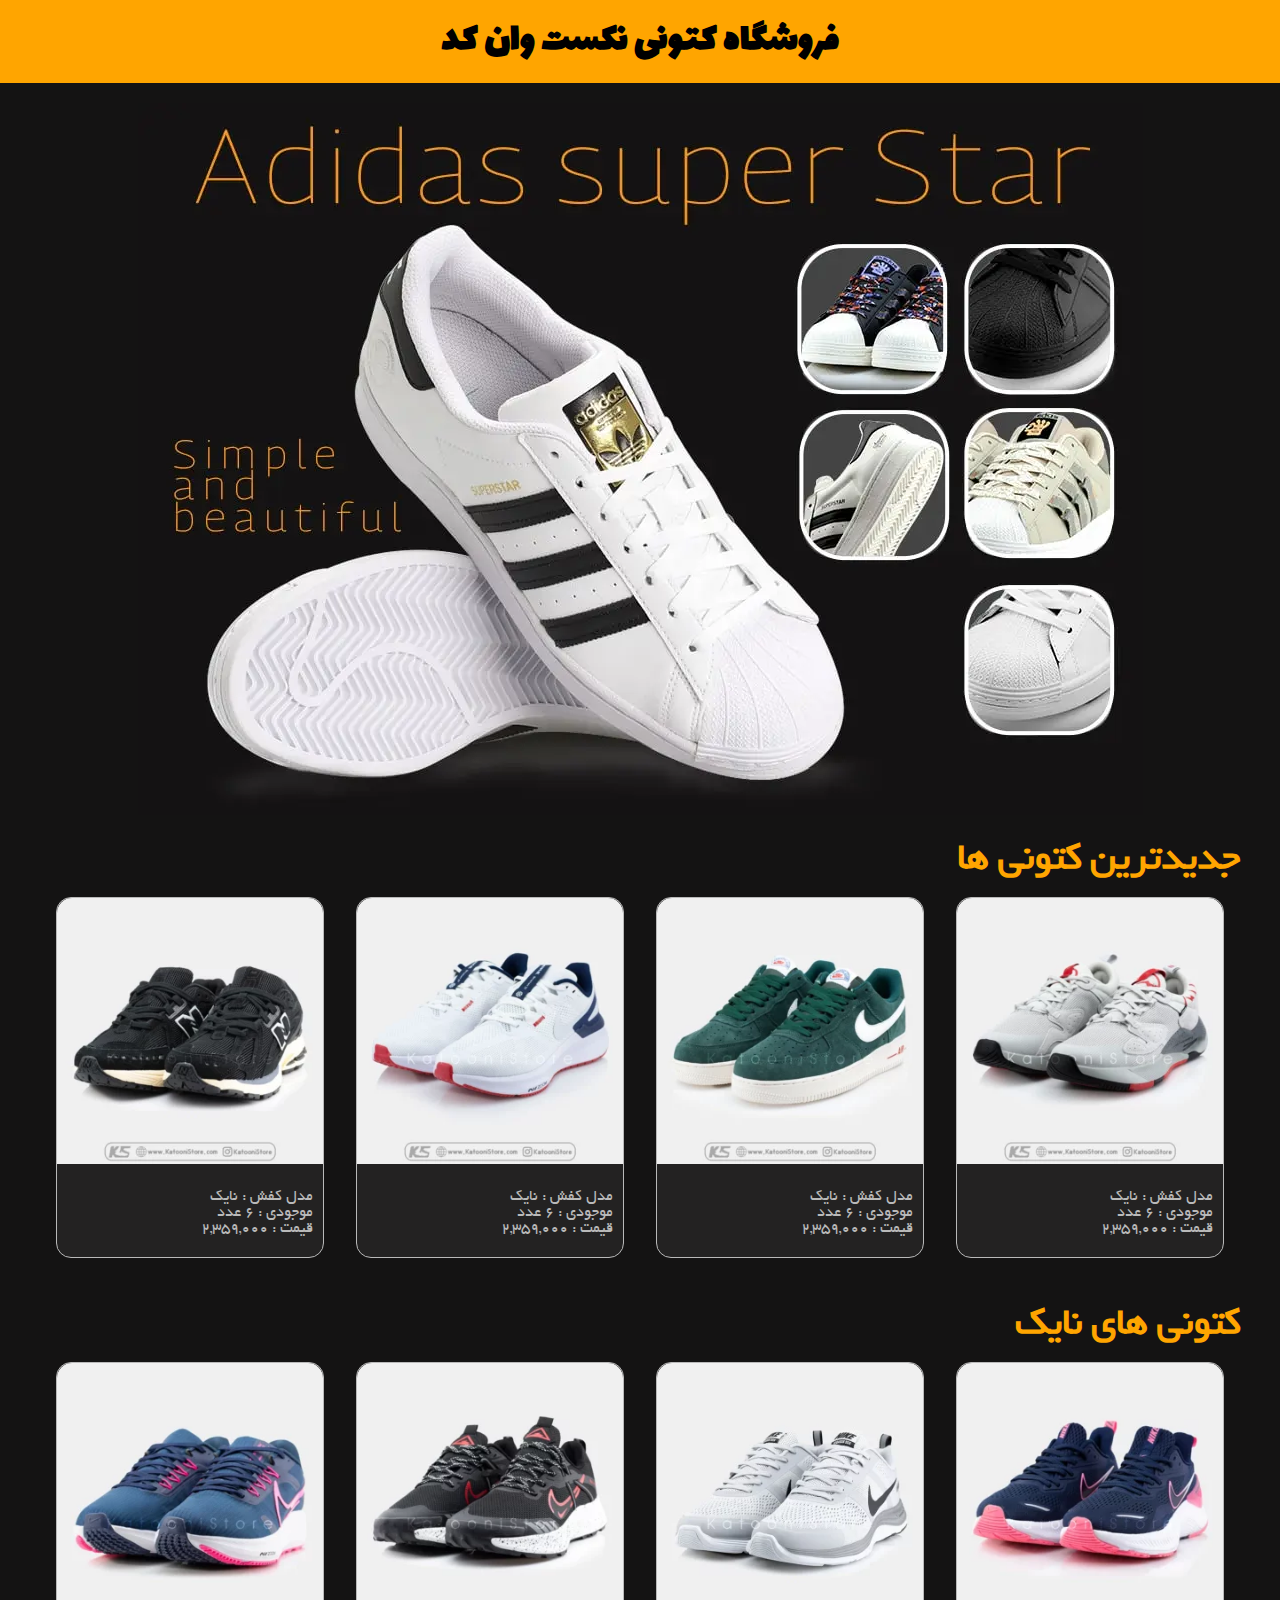
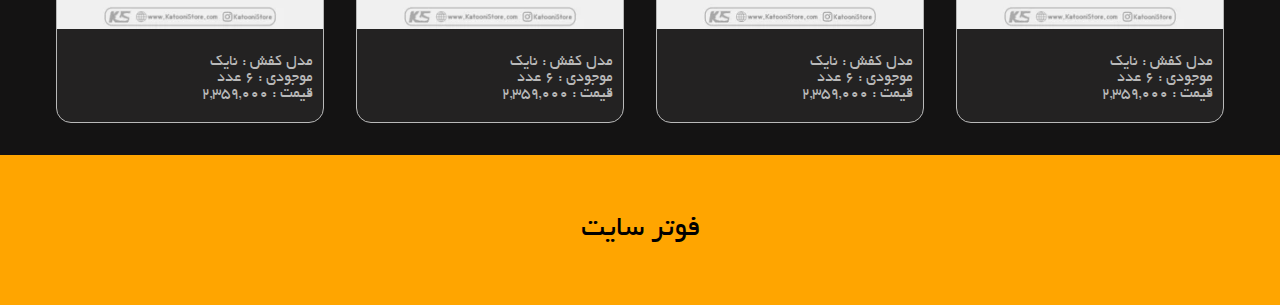
<file: 3MiniProject/index.html>
<!DOCTYPE html>
<html lang="en" dir="rtl">
<head>
    <meta charset="UTF-8">
    <meta name="viewport" content="width=device-width, initial-scale=1.0">
    <title>Document</title>
    <link rel="stylesheet" href="./style/style.css">
</head>
<body>
    <div class="header">
        <nav>
          <h1>فروشگاه کتونی نکست وان کد</h1>
        </nav>
        <div class="hero-img">
          <img src="./assets/images/hero.webp"/>
        </div>
      </div>


      <section class="katooni-section">
        <div class="container">
          <h2 class="section-title">جدیدترین کتونی ها</h2>
          <div  class="katooni-wrraper">
            <div class="katooni-item-col">
              <div class="katooni-card">
                <div class="card-header">
                  <img src="./assets/images/katooni1.webp" />
                </div>
                <div class="card-body">
                  <p>مدل کفش : نایک</p>
                  <p>موجودی : 6 عدد</p>
                  <p>قیمت : 2,359,000</p>
                </div>
              </div>
            </div>
            <div class="katooni-item-col">
              <div class="katooni-card">
                <div class="card-header">
                  <img src="./assets/images/katooni2.webp" />
                </div>
                <div class="card-body">
                  <p>مدل کفش : نایک</p>
                  <p>موجودی : 6 عدد</p>
                  <p>قیمت : 2,359,000</p>
                </div>
              </div>
            </div>
            <div class="katooni-item-col">
              <div class="katooni-card">
                <div class="card-header">
                  <img src="./assets/images/katooni3.webp" />
                </div>
                <div class="card-body">
                  <p>مدل کفش : نایک</p>
                  <p>موجودی : 6 عدد</p>
                  <p>قیمت : 2,359,000</p>
                </div>
              </div>
            </div>
            <div class="katooni-item-col">
              <div class="katooni-card">
                <div class="card-header">
                  <img src="./assets/images/katooni4.webp" />
                </div>
                <div class="card-body">
                  <p>مدل کفش : نایک</p>
                  <p>موجودی : 6 عدد</p>
                  <p>قیمت : 2,359,000</p>
                </div>
              </div>
            </div>
          </div>
        </div>
      </section>

      <section class="katooni-section">
        <div class="container">
          <h2 class="section-title">کتونی های نایک</h2>
          <div  class="katooni-wrraper">
            <div class="katooni-item-col">
              <div class="katooni-card">
                <div class="card-header">
                  <img src="./assets/images/katooni5.webp" />
                </div>
                <div class="card-body">
                  <p>مدل کفش : نایک</p>
                  <p>موجودی : 6 عدد</p>
                  <p>قیمت : 2,359,000</p>
                </div>
              </div>
            </div>
            <div class="katooni-item-col">
              <div class="katooni-card">
                <div class="card-header">
                  <img src="./assets/images/katooni6.webp" />
                </div>
                <div class="card-body">
                  <p>مدل کفش : نایک</p>
                  <p>موجودی : 6 عدد</p>
                  <p>قیمت : 2,359,000</p>
                </div>
              </div>
            </div>
            <div class="katooni-item-col">
              <div class="katooni-card">
                <div class="card-header">
                  <img src="./assets/images/katooni7.webp" />
                </div>
                <div class="card-body">
                  <p>مدل کفش : نایک</p>
                  <p>موجودی : 6 عدد</p>
                  <p>قیمت : 2,359,000</p>
                </div>
              </div>
            </div>
            <div class="katooni-item-col">
              <div class="katooni-card">
                <div class="card-header">
                  <img src="./assets/images/katooni8.webp" />
                </div>
                <div class="card-body">
                  <p>مدل کفش : نایک</p>
                  <p>موجودی : 6 عدد</p>
                  <p>قیمت : 2,359,000</p>
                </div>
              </div>
            </div>
          </div>
        </div>
      </section>

      <div class="footer">
        <p>فوتر سایت</p>
      </div>

</body>
</html>
</file>
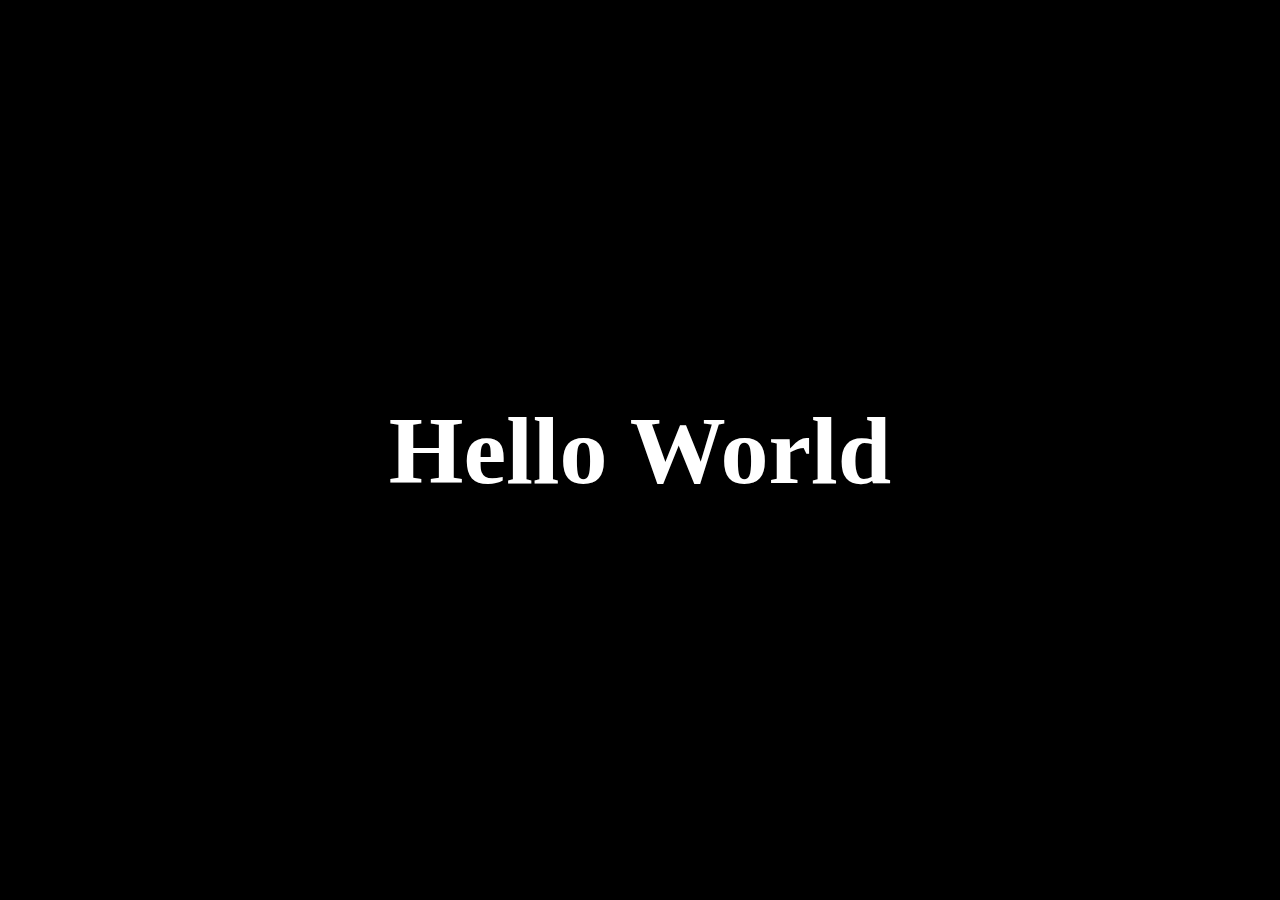
<file: GitProject/index.html>
<!DOCTYPE html>
<html lang="en">
<head>
    <meta charset="UTF-8">
    <meta name="viewport" content="width=device-width, initial-scale=1.0">
    <title>Document</title>
    <link rel="stylesheet" href="./style.css">
</head>
<body>
    <h1>hello world</h1>
</body>
</html>
</file>
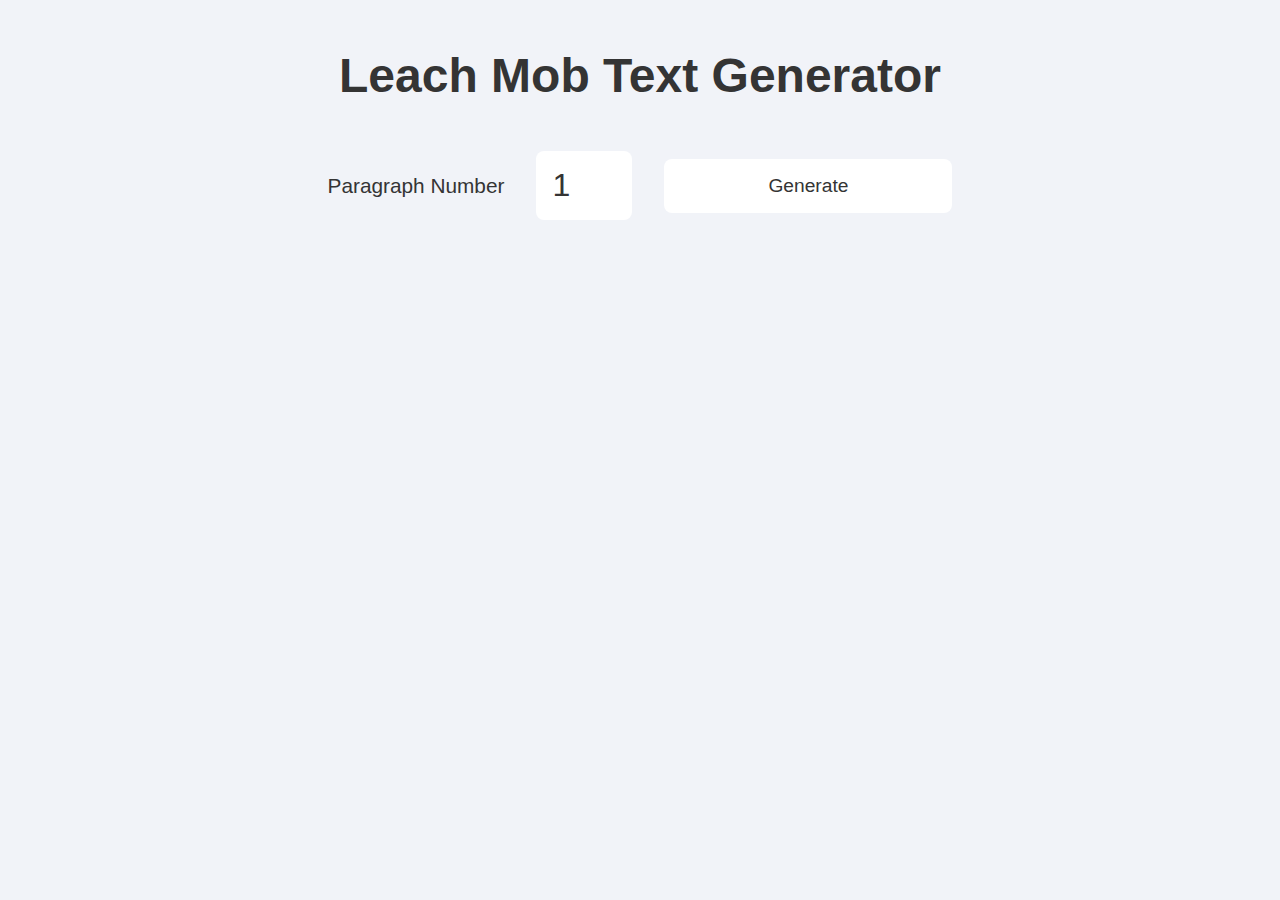
<file: makeLorem/index.html>
<!DOCTYPE html>
<html lang="en">
<head>
    <meta charset="UTF-8">
    <meta name="viewport" content="width=device-width, initial-scale=1.0">
    <title>| iKO - MakeLoremParagraph |</title>
    <link rel="stylesheet" href="./makeLorem.css">
    <link rel="icon" type="icon/image" href="./logo.png">
</head>
<body>
    <section class="MakeLoremPragrap" >
        <header><h1>leach mob text generator</h1></header>
        <main>
            <label for="input">paragraph Number</label>
            <input type="number" id="input" value="1">
            <button>generate <div class="minibox"></div></button>
        </main>
        <footer></footer>       
    </section>
    <script src="./makeLorem.js "></script>
</body>
</html>
</file>
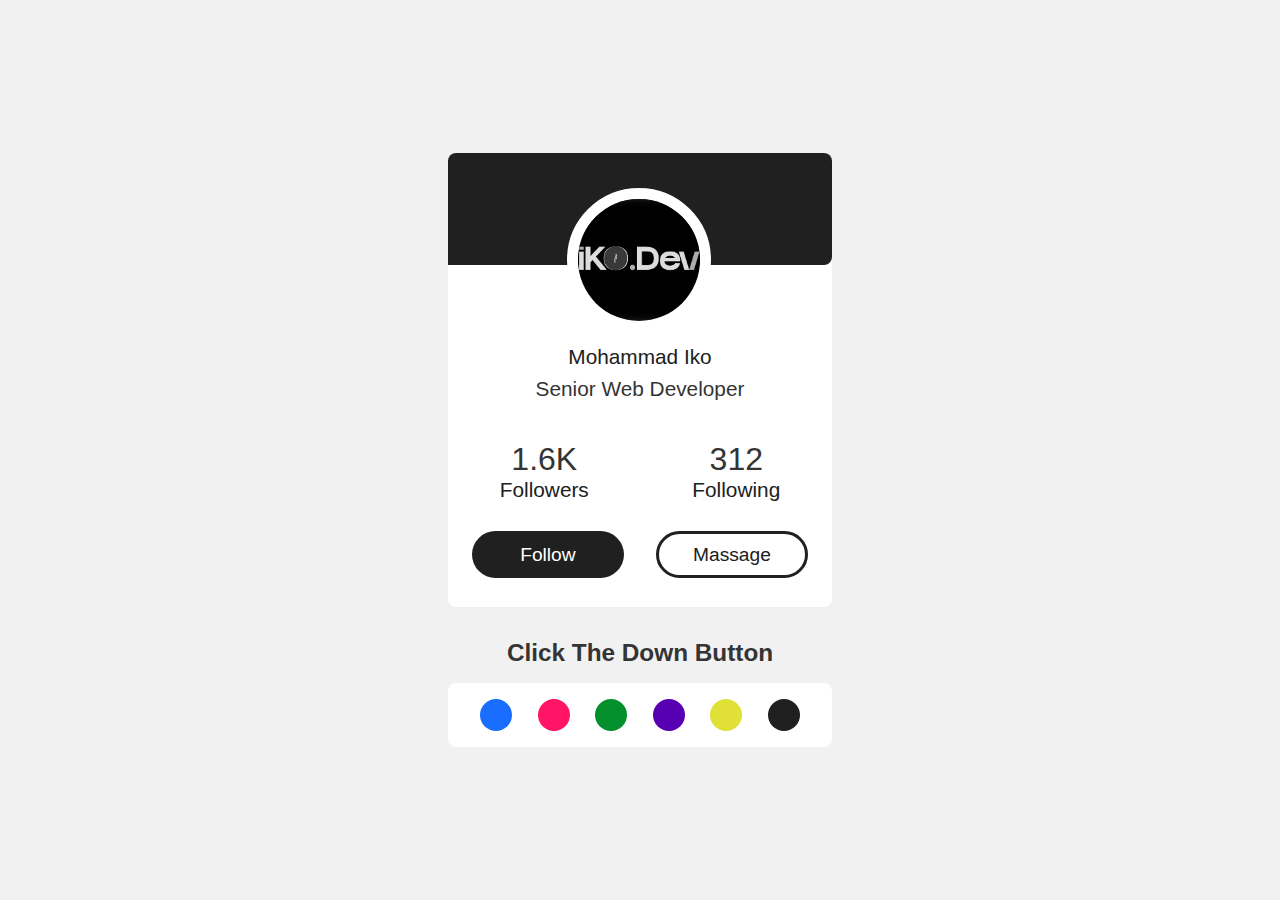
<file: profile/index.html>
<!DOCTYPE html>
<html lang="en">
<head>
    <meta charset="UTF-8">
    <meta name="viewport" content="width=device-width, initial-scale=1.0">
    <title>Mohammad - iKO</title>
    <link rel="stylesheet" href="./CSS/Profile.css">
    <link rel="icon" type="icon/image" href="./Assets/logo.png">
</head>
<body>
        <div class="Profile">
            <div class="main_profile">
                 <div class="header"></div>       
                 <img src="./Assets/profile.jpg" alt="profile" class="profile">
                 <p class="name">mohammad iko</p>
                 <p class="job">senior web developer</p>
                 <div class="sec">
                     <div class="follower_section">
                        <p class="followerNum">1.6K</p>
                        <p class="follower">followers</p>
                     </div>
                     <div class="following_section">
                        <p class="followingNum">312</p>
                        <p class="following">following</p>
                     </div>

                 </div>
                 <div class="btns">
                    <button class="btn followBTN">follow</button>
                    <button class="btn massageBTN">massage</button>
                 </div>
            </div>
            <h3 style="margin-bottom: 1rem;">click the down button</h3>
            <div class="select_colors">
                <div class="blueC color" data-color="#1a6eff"></div>
                <div class="redC color" data-color="#ff1466"></div>
                <div class="greenC color" data-color="#038f2b"></div>
                <div class="purpleC color" data-color="#5700b3"></div>
                <div class="yellowC color" data-color="#e0e037"></div>         
                <div class="blackC color" data-color="#202020"></div>         
            </div>
        </div>
    <script src="./scripts/Profile.js "></script>
</body>
</html>
</file>
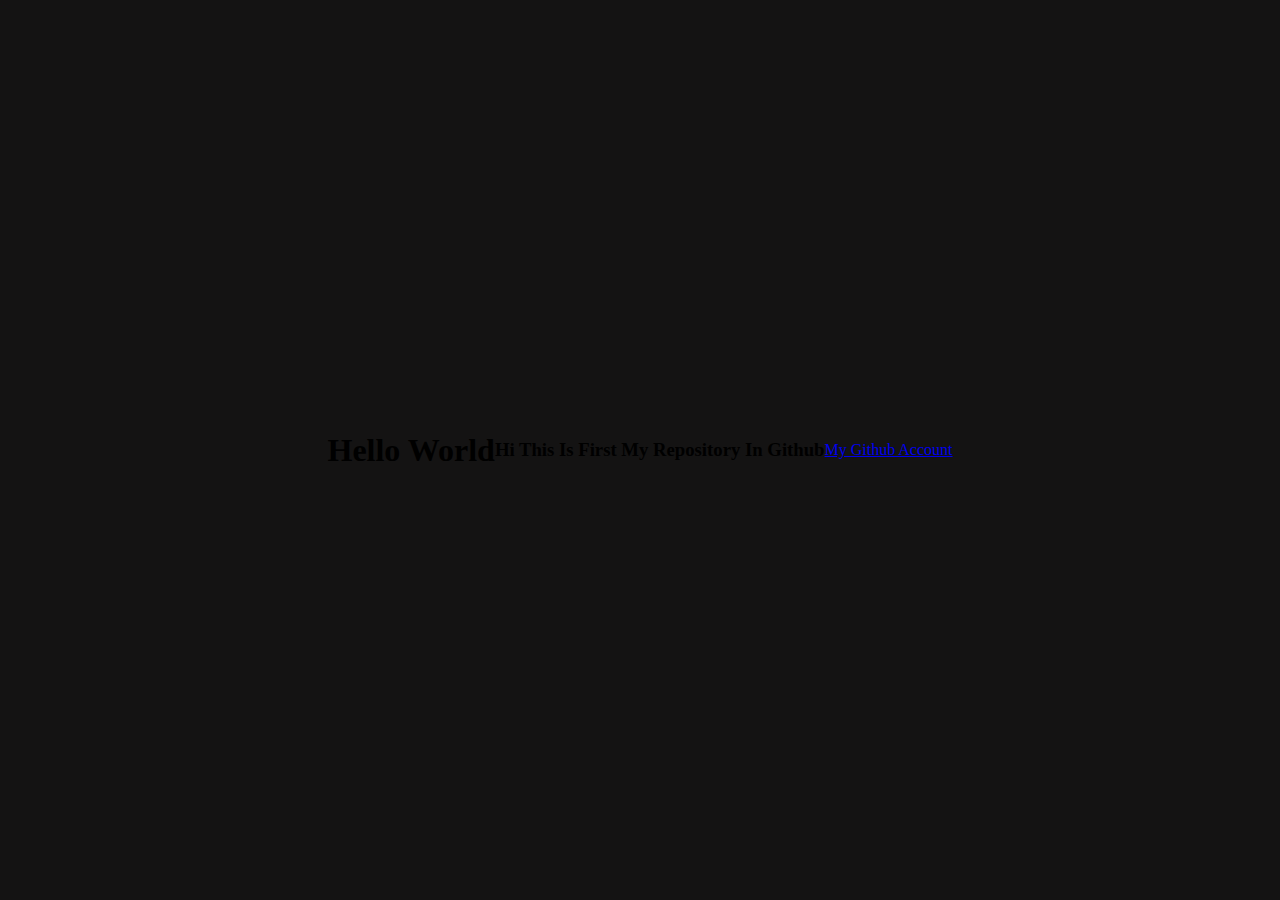
<file: test-repos/index.html>
<!DOCTYPE html>
<html lang="en">
<head>
    <meta charset="UTF-8">
    <meta name="viewport" content="width=device-width, initial-scale=1.0">
    <title>Hi This is First my repository</title>
    <link rel="stylesheet" href="./style.css">
</head>
<body>
    <h1>hello world</h1>
    <h3>Hi This is First my repository in github</h3>
    <a href="https://github.com/developer-iko-mike/">My github account</a>
    <!-- this is test comment -->
</body>
</html>
</file>
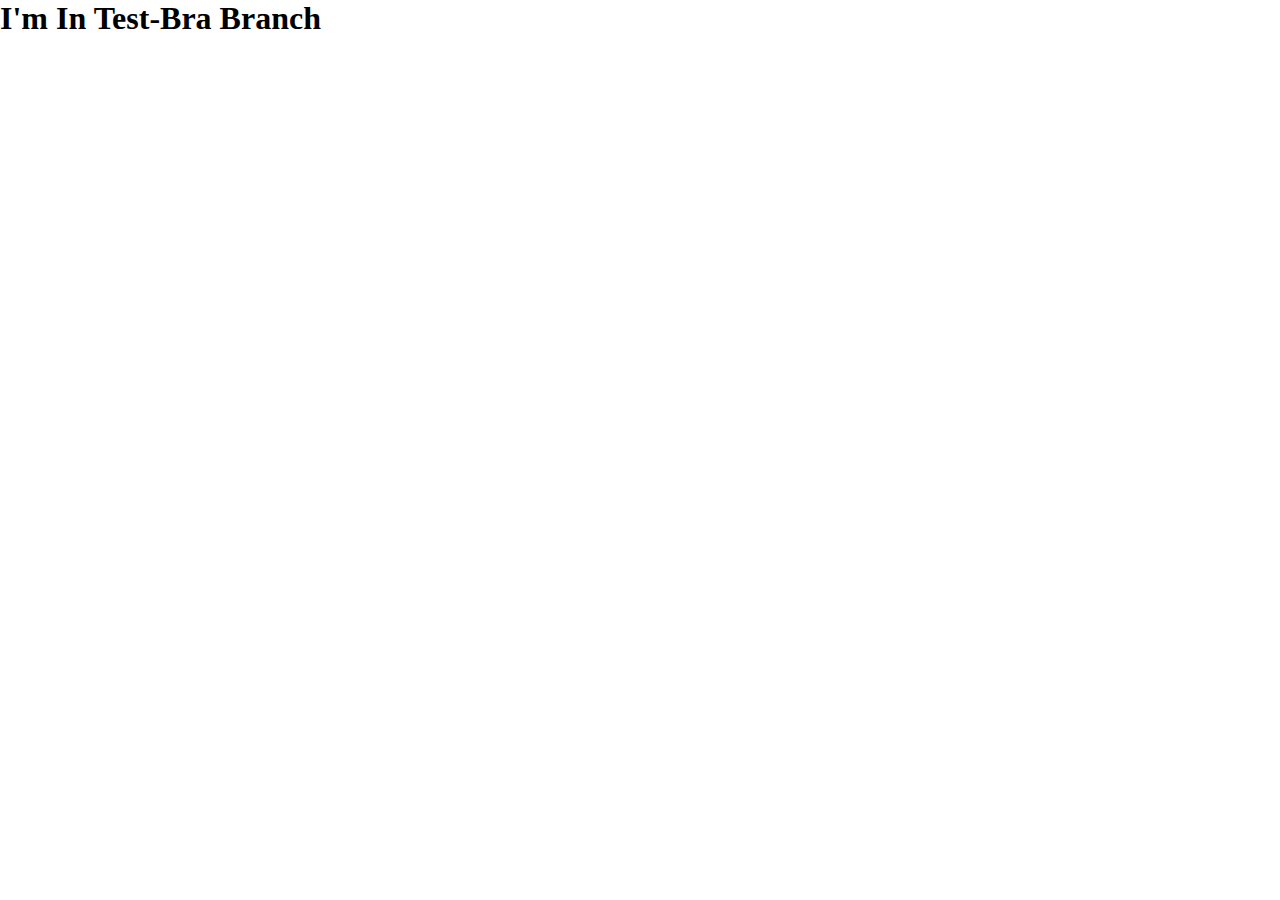
<file: branchRepo/branch.html>
<!DOCTYPE html>
<html lang="en">
<head>
    <meta charset="UTF-8">
    <meta name="viewport" content="width=device-width, initial-scale=1.0">
    <title>Document</title>
    <link rel="stylesheet" href="./branch.css">
</head>
<body>
    <h1>i'm in test-bra branch </h1>
    <script src="./branch.js"></script>
</body>
</html>
</file>
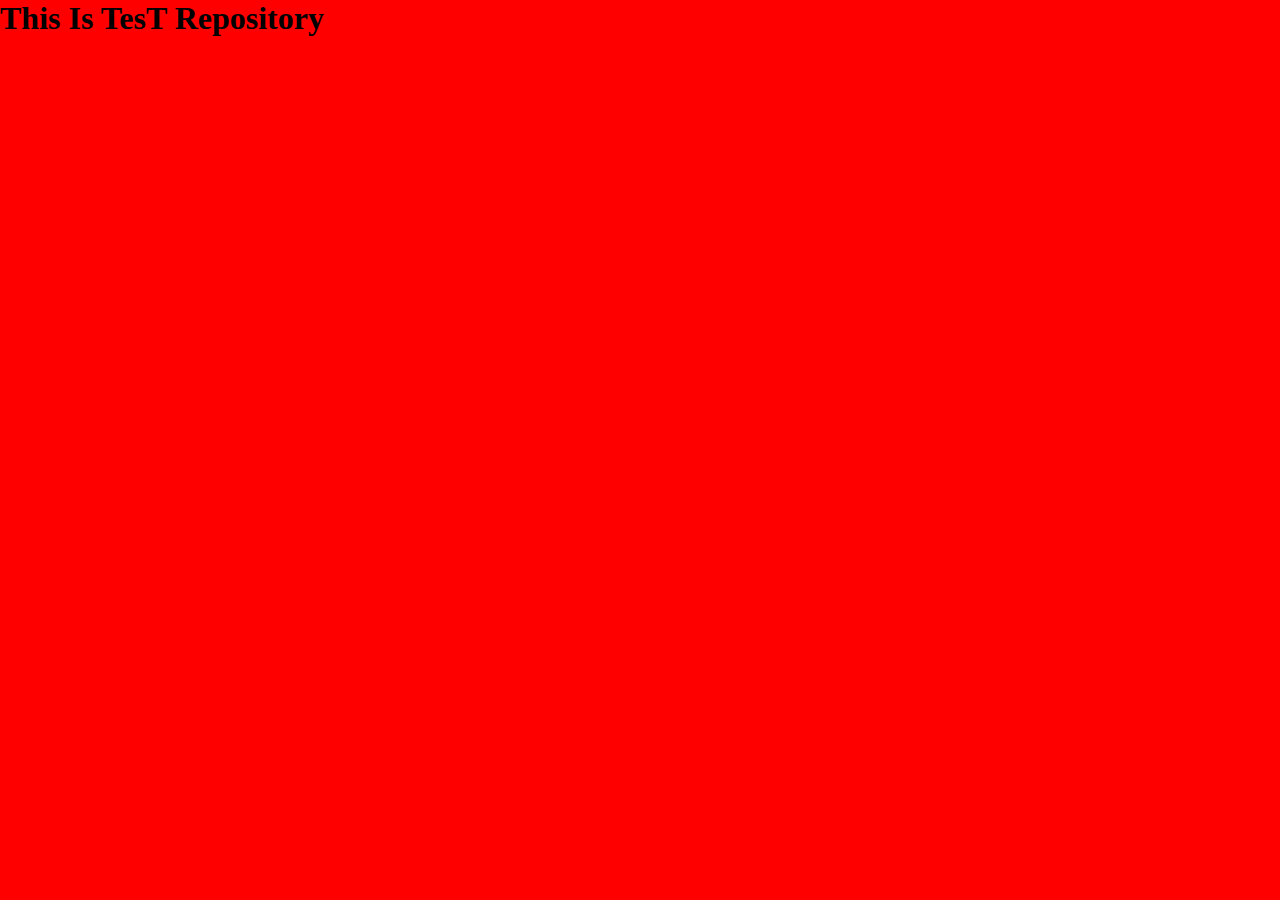
<file: submit-branchs/submit-branchs.html>
<!DOCTYPE html>
<html lang="en">
  <head>
    <meta charset="UTF-8" />
    <meta name="viewport" content="width=device-width, initial-scale=1.0" />
    <title>test repository</title>
    <link rel="stylesheet" href="./submit-branchs.css" />
    <link rel="stylesheet" href="./resposive.css">
  </head>
  <body>
    <h1 style="
        text-transform: capitalize;
        margin: 0 auto;
        ">this is tesT repository</h1>
  </body>
</html>
</file>
<file: 3MiniProject/style/style.css>
/* add fonts */
@font-face {
    font-family: 'lalezar';
    src: url('../assets/fonts/Lalezar.ttf');
}
@font-face {
    font-family: 'yekan';
    src: url('../assets/fonts/Yekan.ttf');
}

*{
    margin: 0;
    padding: 0;
    box-sizing: border-box;
    list-style-type: none;
}

body{
    font-family: yekan;
    background: #141313;
    color: rgb(235, 234, 234);
}

.container{
    margin: 0 auto;
    max-width: 1200px;
}

/* header */
.header{
    background-color: orange;
}
.header nav{
    color: black;
    text-align: center;
    font-size: 20px;
    font-family: 'lalezar';
    padding: 10px 0;
}
.hero-img{
    background: #141313;
    display: flex;
    justify-content: center;
    padding: 20px 0 10px;
}
.hero-img img{
    max-width: 100%;
}




.katooni-section {
    padding: 16px 0;
}
.section-title{
    color: orange;
    font-size: 40px;
}
.katooni-wrraper{
    display: flex;
    flex-wrap: wrap;
}
.katooni-item-col{
    padding: 16px;
    width: 100%;
}
.katooni-card{
    border: 1px solid #b9b9b9;
    background: #232222;
    border-radius: 15px;
    color: #b9b9b9;
}
.card-header img{
    width: 100%;
    height: auto;
    border-radius : 15px 15px 0 0;
}
.card-body{
    padding: 20px 10px;
}

/* footer */
.footer{
    height: 150px;
    display: flex;
    justify-content: center;
    align-items: center;
    background: orange;
    color: black;
    font-size: 30px;
}

/* responsive */
@media screen and (min-width : 768px) {
    .katooni-item-col{
        width: 50%;
    }
}
@media screen and (min-width : 992px) {
    .katooni-item-col{
        width: 25%;
    }
}
</file>
<file: GitProject/style.css>
*{
    margin: 0;
    box-sizing: border-box;
    padding: 0;
    text-transform: capitalize;
}

body{
    display: flex;
    justify-self: center;
    align-items: center;
    height: 100vh;
    font-size: 3rem;
    background-color: #000;
    color: #fff;
}
</file>
<file: makeLorem/makeLorem.css>
* {
  list-style: none;
  box-sizing: border-box;
  margin: 0;
  padding: 0;
  text-transform: capitalize;
  border: none;
  outline: none;
  border-radius: 0.5rem;
  color: #343434;
  text-decoration: none;
}

body {
  background-color: #f1f3f8;
  width: 100vw;
  height: 100vh;
  display: flex;
  justify-content: center;
  align-items: start;
  font-size: 1.3rem;
  font-family: sans-serif;
  text-align: center;
  overflow-x: hidden;
}

button,
input {
  background-color: #fff;
  padding: 1rem;
  font-size: 1.2rem;
}

:root {
  --bgy: 2px solid #4c3d3d44;
  --tdc: #ebeff1;
  --orn: #fe9c0a;
  --color-test: #e54c00;
  --main: #1a6eff;
}

.MakeLoremPragrap {
}

header {
}
h1 {
  margin-top: 3rem;
  font-size: 3rem;
}
main {
  margin-top: 3rem;
  display: flex;
  gap: 2rem;
  align-items: center;
  justify-content: center;
}
label {
}
input {
  width: 5rem;
  width: 6rem;
  font-size: 2rem;
}
button {
  cursor: pointer;
  cursor: pointer;
  width: 18rem;
  position: relative;
  z-index: 1;
  transition: all 0.2s;
}
.minibox {
  position: absolute;
  top: 0;
  right: 0;
  height: 100%;
  width: 0%;
  z-index: -1;
  background-color: #0064df;
}
button:hover {
  color: #fff;
}
button:hover .minibox {
  animation: addwidth 2.5s ease-in-out infinite;
}
@keyframes addwidth {
  0% {
    width: 0%;
  }
  10% {
    width: 65%;
  }
  20% {
    width: 75%;
  }
  30% {
    width: 80%;
  }
  40% {
    width: 85%;
  }
  80% {
    width: 90%;
  }
  90% {
    width: 95%;
  }
  100% {
    width: 100%;
  }
}
footer {
  width: 70rem;
  text-align: left;
  margin-top: 5rem;
}
p {
  margin-top: 2rem;
}
</file>
<file: profile/CSS/Profile.css>
* {
  list-style: none;
  box-sizing: border-box;
  margin: 0;
  padding: 0;
  text-transform: capitalize;
  border: none;
  outline: none;
  border-radius: 0.5rem;
  color: #343434;
  text-decoration: none;
}
:root{
    --main: #202020;
    --color-test: #e54c00;
}

body {
  background-color: #f1f1f1;
  width: 100vw;
  height: 100vh;
  display: flex;
  justify-content: center;
  align-items: center;
  font-size: 1.3rem;
  font-family: sans-serif;
  text-align: center;
  overflow-x: hidden;
}

button , input {
    background-color: #fff;
    padding: 1rem;
    font-size: 1.2rem;
}

.Profile{
    display: flex;
    flex-direction: column;
    align-items: center;
    justify-content: center;
    position: relative;
    width: 24rem;
}

.main_profile{
    background-color: #ffffff;
    margin-bottom: 2rem;
    width: 100%;
}
.header{
width: 100%;
height: 7rem;
background-color: var(--main);
border-bottom-left-radius: 0;
border-bottom-left-radius: 0;
}
.profile{
    width: 9rem;
    height: 9rem;
    border-radius: 10rem;
    position: absolute;
    top: 35px;
    left: 31%;
    right: 31%;
    border: 0.7rem solid #ffffff;
    object-fit: cover;
}
.name{
    margin-top: 5rem;
    color: var(--main);
    margin-bottom: 0.5rem;
}
.job{

}
.sec{
    display: flex;
    justify-content: space-around;
    margin-top: 2.5rem;
}

.followerNum , .followingNum{
font-size: 2rem;
}
.follower{
color: var(--main);
}

.following{
color: var(--main);
}
.btns{
    display: flex;
    justify-content: center;
    gap: 2rem;
    margin: 1.8rem auto;
    padding: 0 1.5rem;
}

.followBTN , .massageBTN{
    border-radius: 10rem;
    width: 10rem;
    padding: 0.6rem;
    background-color: var(--main);
    color: #fff;
    cursor: pointer;
}
.massageBTN{
border: 3px solid var(--main);
background-color: transparent;
color: var(--main);
}
.select_colors{
width: 100%;
height: 4rem;
display: flex;
justify-content: space-between;
align-items: center;
background-color: #ffffff;
padding: 0 2rem;
}
.color{
width: 2rem;
height: 2rem;
border-radius: 10rem;
transition: all 0.2s ease-in-out;
cursor: pointer;
}
.blueC{
    background-color: #1a6eff;
}
.redC{
    background-color: #ff1466;
}
.greenC{
    background-color: #038f2b;
}
.purpleC{
    background-color: #5700b3;
}
.yellowC{
    background-color: #e0e037;
}

.blackC{
    background-color: #202020;
}
.color:hover{
    transform: scale(1.2)
}
.color:active{
    border: 2px solid var(--main);
}
</file>
<file: test-repos/style.css>
*{
    margin: 0;
    padding: 0;
    box-sizing: border-box;
    text-transform: capitalize;
}

body{
    display: flex;
    justify-content: center;
    align-items: center;
    height: 100vh;
    background: #141313;
    overflow-x: hidden;
}
</file>
<file: branchRepo/branch.css>
* {
  margin: 0;
  padding: 0;
  text-transform: capitalize;
  overflow-x: hidden;
}
</file>
<file: submit-branchs/submit-branchs.css>
*{
    margin: 0;
    padding: 0;
}

body{
    background-color: red;
}
</file>
<file: submit-branchs/resposive.css>
/* code  */
</file>
